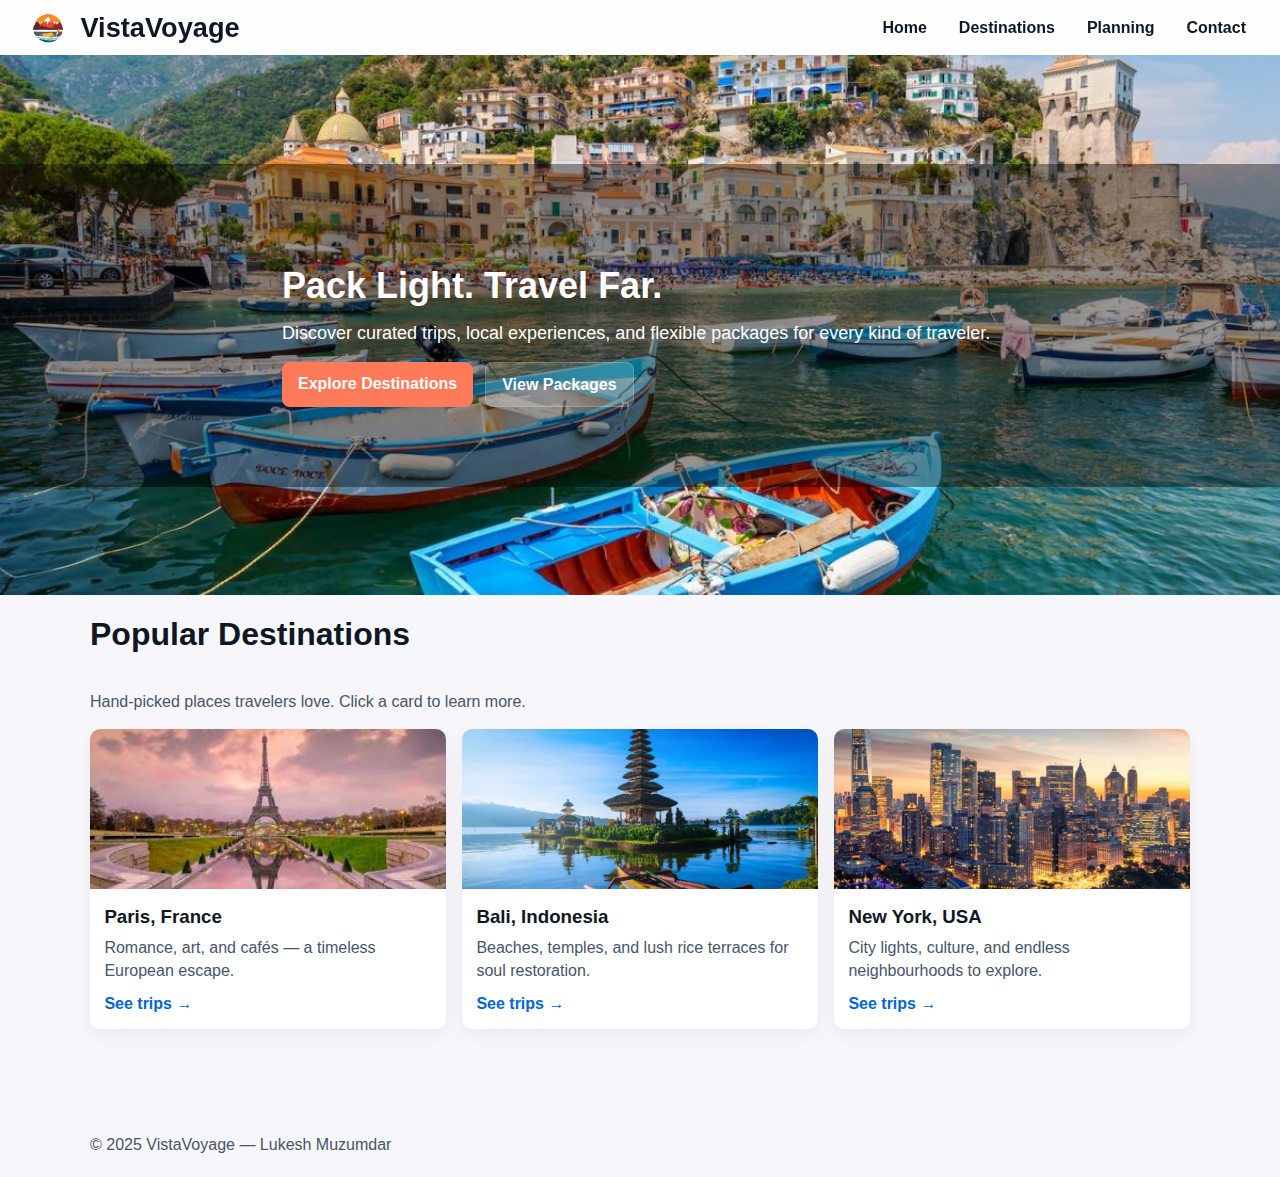
<file: index.html>
<!DOCTYPE html>
<html lang="en">
  <head>
    <meta charset="utf-8" />
    <meta name="viewport" content="width=device-width, initial-scale=1" />
    <link rel="stylesheet" href="style.css" />
    <link rel="icon" type="image/png" href="logo2.png" />
    <title>VistaVoyage — Explore the world</title>
  </head>

  <body>
    <header>
      <div class="header-inner">
        <div class="brand">
          <a class="logo" href="Index.html">
            <img src="logo2.png" alt="VistaVoyage logo" />
          </a>
          <h1 class="title">VistaVoyage</h1>
        </div>
        <nav class="main-nav" aria-label="Main navigation">
          <ul>
            <li><a href="Index.html">Home</a></li>
            <li><a href="page.html">Destinations</a></li>
            <li><a href="planning.html">Planning</a></li>
            <li><a href="contact.html">Contact</a></li>
          </ul>
        </nav>
      </div>
    </header>
    <main>
      <section
        class="hero"
        aria-label="Travel hero"
        style="background-image: url('backgroundpic.png')"
      >
        <div class="overlay">
          <div class="container hero-inner">
            <h2>Pack Light. Travel Far.</h2>
            <p>
              Discover curated trips, local experiences, and flexible packages
              for every kind of traveler.
            </p>
            <div class="hero-cta">
              <a class="btn primary" href="page.html">Explore Destinations</a>
              <a class="btn ghost" href="planning.html">View Packages</a>
            </div>
          </div>
        </div>
      </section>

      <section id="destinations" class="container section">
        <h2 class="h2">Popular Destinations</h2>
        <p class="section-subtitle">
          Hand-picked places travelers love. Click a card to learn more.
        </p>

        <div class="cards">
          <article class="card">
            <img src="paris.png" alt="Eiffel Tower" />
            <div class="card-body">
              <h3>Paris, France</h3>
              <p>Romance, art, and cafés — a timeless European escape.</p>
              <a class="card-link" href="page.html">See trips →</a>
            </div>
          </article>

          <article class="card">
            <img src="Bali.png" alt="Bali Temple" />
            <div class="card-body">
              <h3>Bali, Indonesia</h3>
              <p>
                Beaches, temples, and lush rice terraces for soul restoration.
              </p>
              <a class="card-link" href="page.html">See trips → </a>
            </div>
          </article>

          <article class="card">
            <img src="newyork.png" alt="New York City" />
            <div class="card-body">
              <h3>New York, USA</h3>
              <p>
                City lights, culture, and endless neighbourhoods to explore.
              </p>
              <a class="card-link" href="page.html">See trips →</a>
            </div>
          </article>
        </div>
      </section>
    </main>

    <footer>
      <div class="container footer-inner">
        <p>© <span id="year">2025</span> VistaVoyage — Lukesh Muzumdar</p>
      </div>
    </footer>
  </body>
</html>
</file>
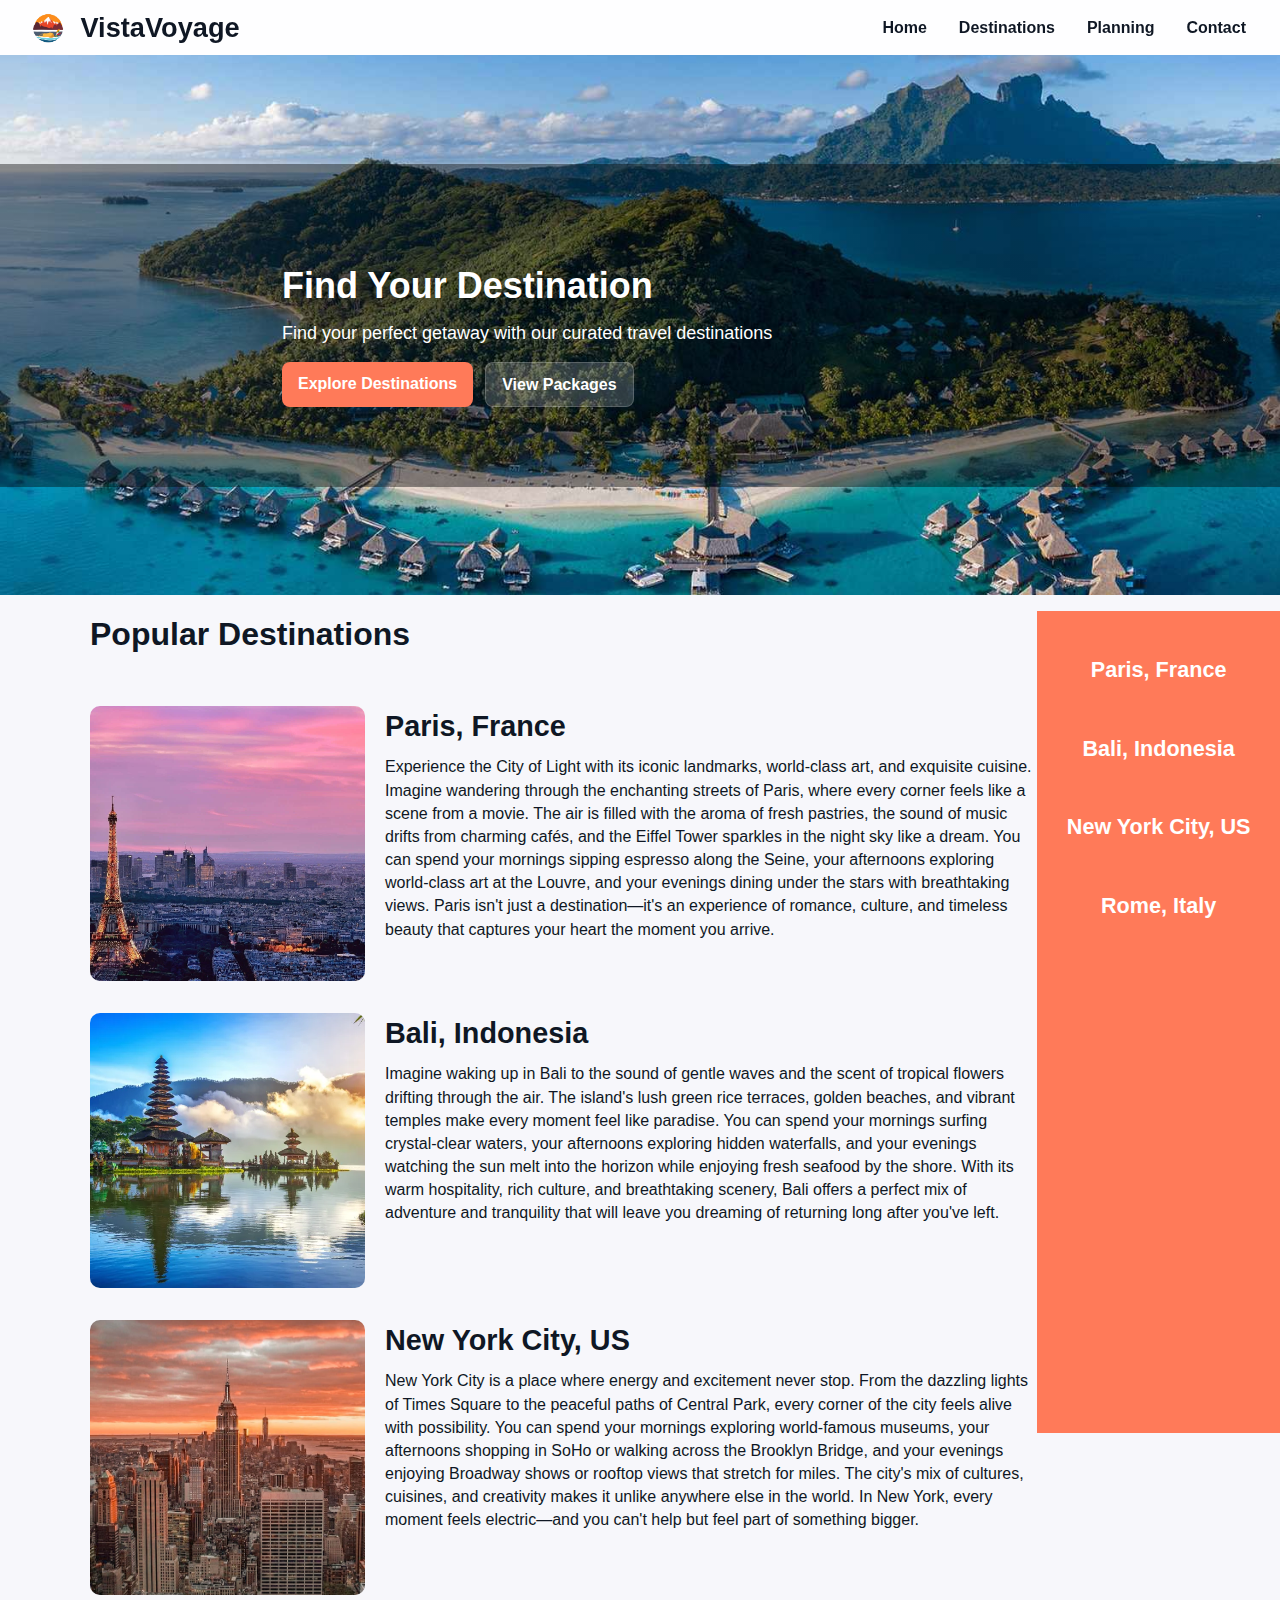
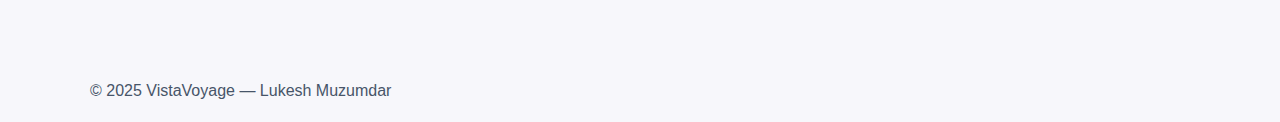
<file: page.html>
<!DOCTYPE html>
<html lang="en">
  <head>
    <meta charset="utf-8" />
    <meta name="viewport" content="width=device-width, initial-scale=1" />
    <link rel="stylesheet" href="style.css" />
    <link rel="icon" type="image/png" href="logo2.png" />
    <title>VistaVoyage — Explore the world</title>
  </head>

  <body>
    <header>
      <div class="header-inner">
        <div class="brand">
          <a class="logo" href="Index.html">
            <img src="logo2.png" alt="VistaVoyage logo" />
          </a>
          <h1 class="title">VistaVoyage</h1>
        </div>
        <nav class="main-nav" aria-label="Main navigation">
          <ul>
            <li><a href="Index.html">Home</a></li>
            <li><a href="page.html">Destinations</a></li>
            <li><a href="planning.html">Planning</a></li>
            <li><a href="contact.html">Contact</a></li>
          </ul>
        </nav>
      </div>
    </header>
    <section class="hero" style="background-image: url('Page2.png')">
      <div class="overlay">
        <div class="container hero-inner">
          <h2>Find Your Destination</h2>
          <p>Find your perfect getaway with our curated travel destinations</p>
          <div class="hero-cta">
            <a class="btn primary" href="#paris">Explore Destinations</a>
            <a class="btn ghost" href="planning.html">View Packages</a>
          </div>
        </div>
      </div>
    </section>
    <main>
      <nav class="sidebar">
        <ul>
          <li><a href="#paris">Paris, France</a></li>
          <li><a href="#Bali">Bali, Indonesia</a></li>
          <li><a href="#nyc">New York City, US</a></li>
          <li><a href="#rome">Rome, Italy</a></li>
        </ul>
      </nav>
      <div class="container page-main">
        <h2 class="h2">Popular Destinations</h2>

        <section id="paris" class="destinations">
          <article class="dest-item">
            <img src="Parispic.png" alt="City of Paris with Tower" />
            <div class="dest-info">
              <h2>Paris, France</h2>
              <p>
                Experience the City of Light with its iconic landmarks,
                world-class art, and exquisite cuisine. Imagine wandering
                through the enchanting streets of Paris, where every corner
                feels like a scene from a movie. The air is filled with the
                aroma of fresh pastries, the sound of music drifts from charming
                cafés, and the Eiffel Tower sparkles in the night sky like a
                dream. You can spend your mornings sipping espresso along the
                Seine, your afternoons exploring world-class art at the Louvre,
                and your evenings dining under the stars with breathtaking
                views. Paris isn't just a destination—it's an experience of
                romance, culture, and timeless beauty that captures your heart
                the moment you arrive.
              </p>
            </div>
          </article>
        </section>
        <section id="Bali" class="destinations">
          <article class="dest-item">
            <img src="balipic.png" alt="Bali temple in a lake" />
            <div class="dest-info">
              <h2>Bali, Indonesia</h2>
              <p>
                Imagine waking up in Bali to the sound of gentle waves and the
                scent of tropical flowers drifting through the air. The island's
                lush green rice terraces, golden beaches, and vibrant temples
                make every moment feel like paradise. You can spend your
                mornings surfing crystal-clear waters, your afternoons exploring
                hidden waterfalls, and your evenings watching the sun melt into
                the horizon while enjoying fresh seafood by the shore. With its
                warm hospitality, rich culture, and breathtaking scenery, Bali
                offers a perfect mix of adventure and tranquility that will
                leave you dreaming of returning long after you've left.
              </p>
            </div>
          </article>
        </section>
        <section id="nyc" class="destinations">
          <article class="dest-item">
            <img src="nyc.png" alt="City of Paris with Tower" />
            <div class="dest-info">
              <h2>New York City, US</h2>
              <p>
                New York City is a place where energy and excitement never stop.
                From the dazzling lights of Times Square to the peaceful paths
                of Central Park, every corner of the city feels alive with
                possibility. You can spend your mornings exploring world-famous
                museums, your afternoons shopping in SoHo or walking across the
                Brooklyn Bridge, and your evenings enjoying Broadway shows or
                rooftop views that stretch for miles. The city's mix of
                cultures, cuisines, and creativity makes it unlike anywhere else
                in the world. In New York, every moment feels electric—and you
                can't help but feel part of something bigger.
              </p>
            </div>
          </article>
        </section>
      </div>
    </main>

    <footer>
      <div class="container footer-inner">
        <p>© <span id="year">2025</span> VistaVoyage — Lukesh Muzumdar</p>
      </div>
    </footer>
  </body>
</html>
</file>
<file: style.css>
* {
  box-sizing: border-box;
  margin: 0;
  padding: 0;
}
html,
body {
  height: 100%;
}
body {
  font-family: -apple-system, BlinkMacSystemFont, "Segoe UI", Roboto,
    "Helvetica Neue", Arial;
  background-color: #f7f7fb;
  color: #0f1724;
  line-height: 1.45;
}

.container {
  max-width: 1100px;
  margin: 0 auto;
  margin-top: 1rem;
}

header {
  background: rgba(255, 255, 255, 0.85);
  position: sticky;
  top: 0;
  backdrop-filter: blur(4px);
  z-index: 40;
}

.header-inner {
  display: flex;
  align-items: center;
  justify-content: space-between;
  gap: 1rem;
  position: relative;
  max-width: 1500px;
  margin: 0 10px;
  padding: 1rem;
}

.brand {
  display: flex;
  align-items: center;
  gap: 0.5rem;
  margin-left: 0;
  position: absolute;
  left: 1rem;
}
.brand .logo img {
  height: 44px;
}
.title {
  font-size: 1.7rem;
  font-weight: 800;
  color: #0f1724;
  margin-left: 0.15rem;
}
.sidebar ul {
  list-style: none;
  display: flex;
  flex-direction: column;
  row-gap: 2em;
  align-items: center;
  justify-content: space-between;
  color: white;
}
.sidebar li {
  margin-bottom: 0.25rem;
}

.sidebar a {
  color: #0f1724;
  text-decoration: none;
  font-weight: 600;
  color: #fff;
  padding: 0.25rem 0.5rem;
}
.sidebar a:hover {
  color: #000;
}
.sidebar {
  background-color: #ff7a59;
  margin-left: auto;
  font-size: 1.35em;
  padding-top: 2em;
  height: 100%;
  padding-right: 1em;
  padding-left: 1em;
  float: right;
  position: sticky;
  height: calc(100vh - 78px);
}

.main-nav {
  margin-left: auto;
  padding-left: 5.5rem;
}

.logo img {
  height: 44px;
  display: block;
}
.main-nav ul {
  list-style: none;
  display: flex;
  gap: 1rem;
  align-items: center;
}
.main-nav a {
  color: #0f1724;
  text-decoration: none;
  font-weight: 600;
  padding: 0.25rem 0.5rem;
}
.main-nav a:hover {
  color: #0366d6;
}

.hero {
  min-height: 60vh;
  background-size: cover;
  background-position: center;
  display: flex;
  align-items: center;
}
.hero .overlay {
  width: 100%;
  background: linear-gradient(180deg, rgba(0, 0, 0, 0.4), rgba(0, 0, 0, 0.4));
  padding: 3rem 0;
}
.hero-inner {
  color: #fff;
  max-width: 780px;
  padding: 2rem;
}
.hero h2 {
  font-size: 2.25rem;
  margin-bottom: 0.5rem;
  text-shadow: 0 6px 18px rgba(0, 0, 0, 0.45);
}
.hero p {
  font-size: 1.125rem;
  margin-bottom: 1rem;
}
.herotext {
  text-align: center;
  color: #fff;
  max-width: 780px;
  padding: 2rem;
}
.herobutton {
  display: flex;
  justify-content: center;
}
.hero-cta {
  display: flex;
  gap: 0.75rem;
}
.hero-inner2 {
  margin-left: 200px;
  color: #fff;
  max-width: 780px;
  padding: 2rem;
}
.h2 {
  font-size: 2rem;
}
.btn {
  display: inline-block;
  padding: 0.6rem 1rem;
  border-radius: 8px;
  text-decoration: none;
  font-weight: 700;
}
.btn.primary {
  background: #ff7a59;
  color: #fff;
}

.btn.ghost {
  background: rgba(255, 255, 255, 0.18);
  color: #fff;
  border: 1px solid rgba(255, 255, 255, 0.18);
}

.section {
  padding: 2.25rem 0;
  padding-top: 0;
}
.section.light {
  background: #fff;
  border-radius: 10px;
  margin: 1rem 0;
  padding: 2.5rem;
}
.section-subtitle {
  color: #475569;
  margin-bottom: 1rem;
}
.packages {
  display: flex;
  justify-content: center;
  align-items: center;
}
.trips {
  display: grid;
  grid-template-columns: repeat(3, minmax(240px, 1fr));
  gap: 1rem;
}
.trip {
  background: #fff;
  overflow: hidden;
  box-shadow: 0 6px 18px rgba(16, 24, 40, 0.06);
  display: flex;
  flex-direction: column;
}
.trip-dest {
  font-size: 0.9em;
  font-weight: 400;
}
.trip-body {
  padding: 0.9rem;
}
.cards {
  display: grid;
  grid-template-columns: repeat(auto-fit, minmax(240px, 1fr));
  gap: 1rem;
}

.card {
  background: #fff;
  border-radius: 10px;
  overflow: hidden;
  box-shadow: 0 6px 18px rgba(16, 24, 40, 0.06);
  display: flex;
  flex-direction: column;
}
.card img {
  width: 100%;
  height: 160px;
  object-fit: cover;
}
.card-body {
  padding: 0.9rem;
}
.card h3 {
  margin-bottom: 0.35rem;
}
.card p {
  color: #475569;
  margin-bottom: 0.6rem;
}
.card-link {
  color: #0366d6;
  font-weight: 700;
  text-decoration: none;
}
main h2 {
  font-size: 1.8rem;
  margin-bottom: 2rem;
}

.trip img {
  height: 70%;
}
.trip:hover {
  border: 1.5pt solid #f2eee1;
}
.destinations img {
  border-radius: 10px;
  width: 275px;
  height: 275px;
  object-fit: cover;
}

.dest-item {
  display: flex;
  align-items: flex-start;
  gap: 1.25rem;
  padding: 1rem 0;
}
.dest-item img {
  flex: 0 0 275px;
  width: 275px;
  height: 275px;
  border-radius: 10px;
}
.dest-info {
  flex: 1 1 auto;
}
.dest-info h2 {
  margin-bottom: 0.5rem;
}

@media (max-width: 900px) {
  .dest-item {
    flex-direction: column;
    text-align: left;
  }
  .dest-item img {
    width: 100%;
    max-width: 400px;
    height: auto;
  }
}

footer {
  padding: 1.25rem 0;
  margin-top: 2rem;
  color: #475569;
}
.footer-inner {
  display: flex;
  justify-content: space-between;
  align-items: center;
  gap: 1rem;
}
footer nav ul {
  display: flex;
  gap: 0.75rem;
  list-style: none;
}
footer a {
  color: #475569;
  text-decoration: none;
  font-weight: 600;
}
@media (max-width: 950px) {
  .destinations {
    display: grid;
    grid-template-columns: repeat(1, minmax(250px, 1fr));
    gap: 1.5rem;
  }
  .sidebar {
    display: inline;
  }
}
@media (max-width: 720px) {
  .hero h1 {
    font-size: 1.6rem;
  }

  .footer-inner {
    flex-direction: column;
    align-items: flex-start;
  }
}

a:focus {
  outline: 3px solid rgba(3, 102, 214, 0.18);
}
</file>
